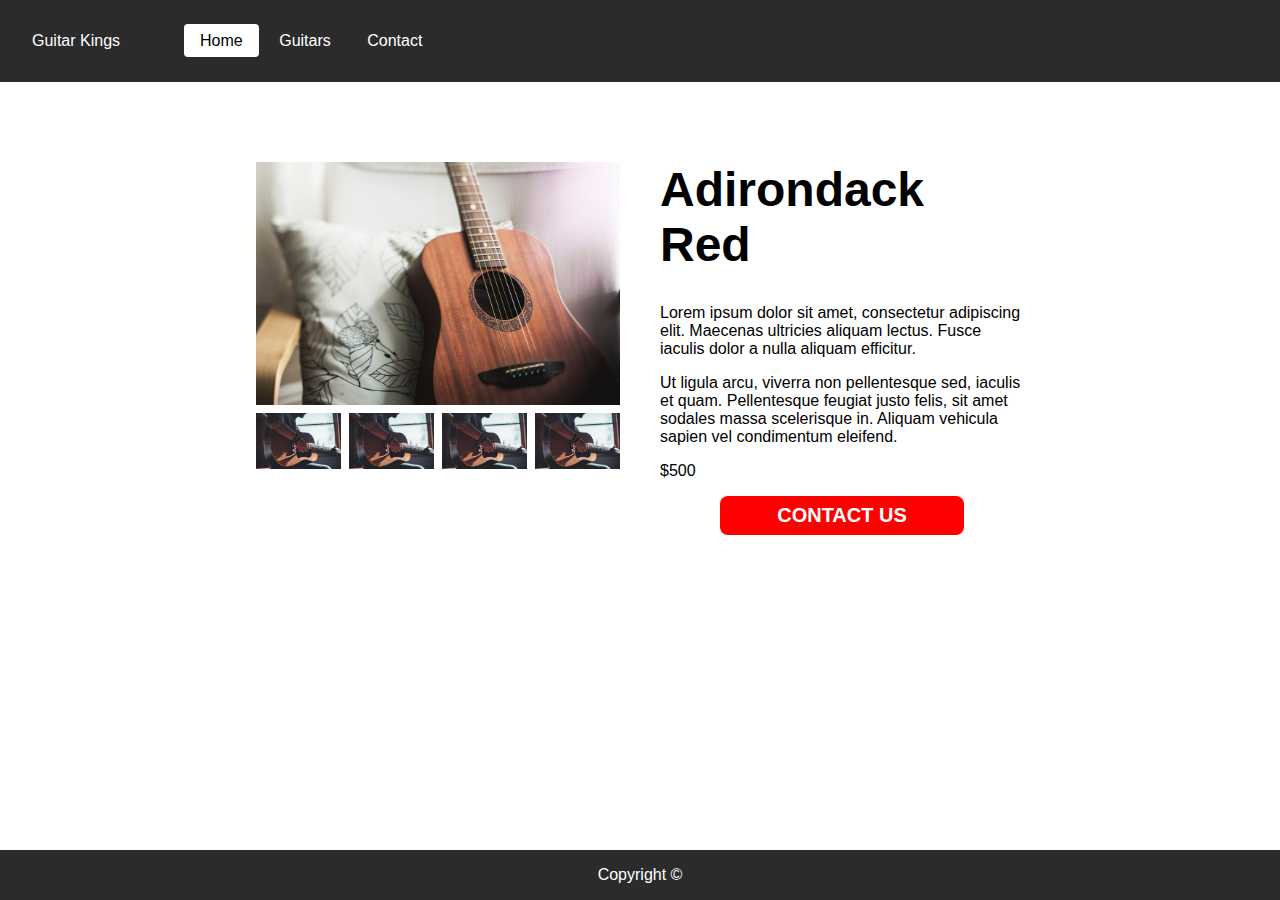
<file: adirondack-red.html>
<!DOCTYPE html>
<html lang="en">
<head>
    <meta charset="UTF-8">
    <meta http-equiv="X-UA-Compatible" content="IE=edge">
    <meta name="viewport" content="width=device-width, initial-scale=1.0">
    <title>Guitars</title>
    <link href="css/styles.css" rel="stylesheet">
</head>
<body>
    <header>
        <a href="index.html">Guitar Kings</a>
        <input type="checkbox" id="hamburger"/>
        <label for="hamburger"><i class="fas fa-bars"></i></label>
        <nav>
            <ul>
                <li><a href="index.html" class="active">Home</a></li>
                <li><a href="guitars.html">Guitars</a></li>
                <li><a href="contact.html">Contact</a></li>
            </ul>
        </nav>
    </header>
    <main class="product-specific">
        <section>
            <div><img src="/images/product.jpg" class="product__img"></div> 
            <div class="product__thumbnails">
                <div><img src="/images/product-specific.jpg" class="product__img"></div>
                <div><img src="/images/product-specific.jpg" class="product__img"></div>
                <div><img src="/images/product-specific.jpg" class="product__img"></div>
                <div><img src="/images/product-specific.jpg" class="product__img"></div>
            </div>
        </section>
        <section>
            <h1>Adirondack Red</h1>
            <p>Lorem ipsum dolor sit amet, consectetur adipiscing elit. Maecenas ultricies aliquam lectus. Fusce iaculis dolor a nulla aliquam efficitur.</p>
            <p>Ut ligula arcu, viverra non pellentesque sed, iaculis et quam. Pellentesque feugiat justo felis, sit amet sodales massa scelerisque in. Aliquam vehicula sapien vel condimentum eleifend.</p>
            <p>$500</p>
            <a href="/contact.html" class="cta">Contact Us</a>
        </section>
    </main>
    <footer>
        Copyright &copy;
    </footer>
</body>
</html>
</file>
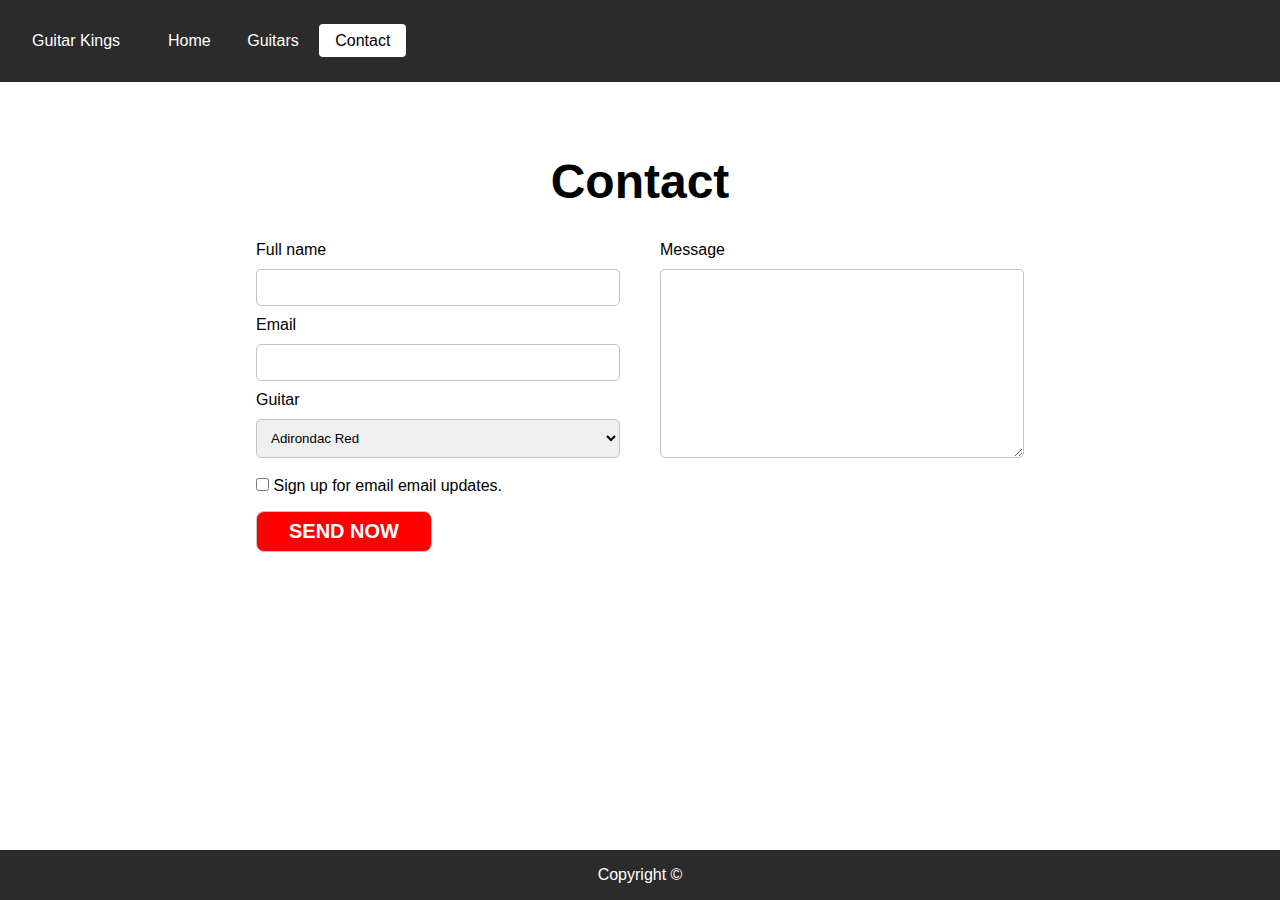
<file: contact.html>
<!DOCTYPE html>
<html lang="en">
<head>
    <meta charset="UTF-8">
    <meta http-equiv="X-UA-Compatible" content="IE=edge">
    <meta name="viewport" content="width=device-width, initial-scale=1.0">
    <title>Contact</title>
    <link href="css/styles.css" rel="stylesheet">
</head>
<body>
    <header>
        <a href="index.html">Guitar Kings</a>
        <nav>
            <ul>
                <li><a href="index.html">Home</a></li>
                <li><a href="guitars.html">Guitars</a></li>
                <li><a href="contact.html" class="active">Contact</a></li>
            </ul>
        </nav>
    </header>
    <main class="contact">
        <section>
            <h1>Contact</h1>
        </section>
        <section>
            <form method="GET">
                <div class="form-wrapper">
                    <section id="contact">
                        <label for="name">Full name</label>
                        <input type="text" name="name" id="name" />
                        <label for="email">Email </label>
                        <input type="text" name="email" id="email" />
                        <label for="guitar">Guitar</label>
                        <select name="guitar" id="guitar">
                            <option value="Adirondack Red">Adirondac Red</option>
                            <option value="Adirondack Green">Adirondac Green</option>
                            <option value="Adirondack Yellow">Adirondac Yellow</option>
                            <option value="Adirondack Blue">Adirondac Blue</option>
                        </select>
                    </section>
                    <section>
                        <label for="message">Message</label>
                        <textarea name="message" id="message"></textarea>
                    </section>
                </div>
                <div>
                    <input type="checkbox" name="email-updates" id="email-updates" />
                    <label for="email-updates">Sign up for email email updates.</label>
                </div>
                <input type="submit" id="submit" value="Send now" class="cta">
            </form>
        </section>
    </main>
    <footer>
        Copyright &copy;
    </footer>
</body>
</html>
</file>
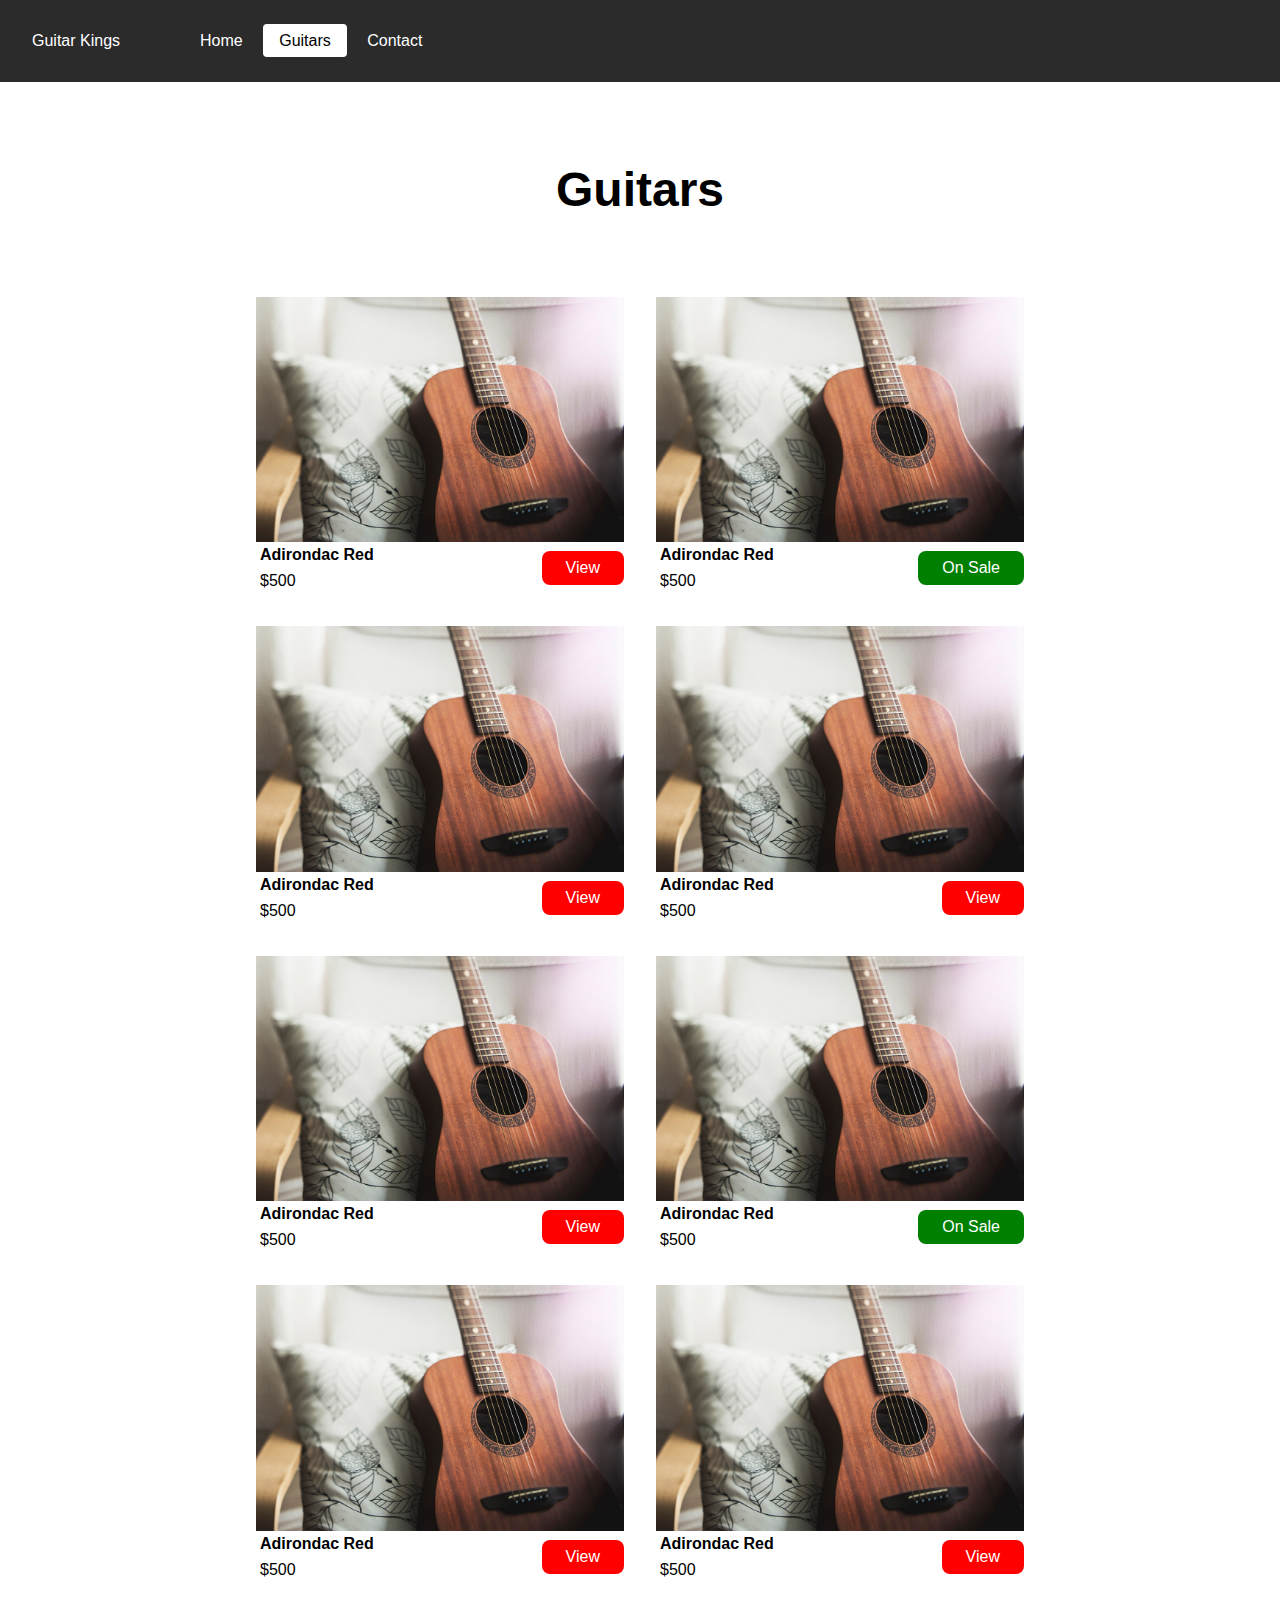
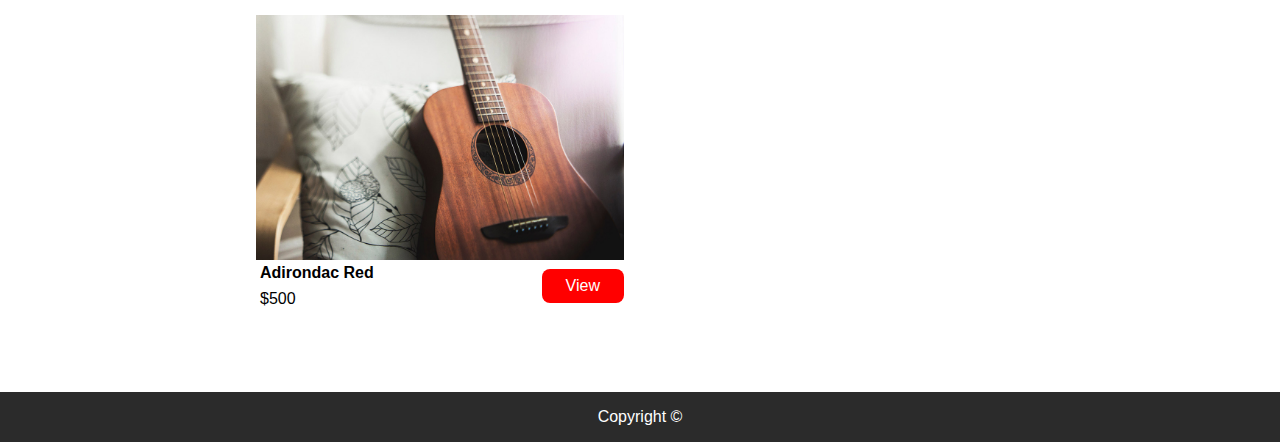
<file: guitars.html>
<!DOCTYPE html>
<html lang="en">
<head>
    <meta charset="UTF-8">
    <meta http-equiv="X-UA-Compatible" content="IE=edge">
    <meta name="viewport" content="width=device-width, initial-scale=1.0">
    <title>Guitars</title>
    <link href="css/styles.css" rel="stylesheet">
</head>
<body>
    <header>
        <a href="index.html">Guitar Kings</a>
        <input type="checkbox" id="hamburger"/>
        <label for="hamburger"><i class="fas fa-bars"></i></label>
        <nav>
            <ul>
                <li><a href="index.html">Home</a></li>
                <li><a href="guitars.html" class="active">Guitars</a></li>
                <li><a href="contact.html">Contact</a></li>
            </ul>
        </nav>
    </header>
    <main class="guitars">
        <h1>Guitars</h1>
        <section class="product-list">
            <div class="products">
                <img src="/images/product.jpg" alt="Adirondack Red" />
                <h2>Adirondac Red</h2>
                <p>$500</p>
                <a href="/adirondack-red.html" class="cta-small">View</a>
            </div>
            <div class="products">
                <img src="/images/product.jpg" alt="Adirondack Red" />
                <h2>Adirondac Red</h2>
                <p>$500</p>
                <a href="/adirondack-red.html" class="cta-small sale">On Sale</a>
            </div>
            <div class="products">
                <img src="/images/product.jpg" alt="Adirondack Red" />
                <h2>Adirondac Red</h2>
                <p>$500</p>
                <a href="/adirondack-red.html" class="cta-small">View</a>
            </div>
            <div class="products">
                <img src="/images/product.jpg" alt="Adirondack Red" />
                <h2>Adirondac Red</h2>
                <p>$500</p>
                <a href="/adirondack-red.html" class="cta-small">View</a>
            </div>
            <div class="products">
                <img src="/images/product.jpg" alt="Adirondack Red" />
                <h2>Adirondac Red</h2>
                 <p>$500</p>
                <a href="/adirondack-red.html" class="cta-small">View</a>
            </div>
            <div class="products">
                <img src="/images/product.jpg" alt="Adirondack Red" />
                 <h2>Adirondac Red</h2>
                <p>$500</p>
                <a href="/adirondack-red.html" class="cta-small sale">On Sale</a>
            </div>
            <div class="products">
                <img src="/images/product.jpg" alt="Adirondack Red" />
                <h2>Adirondac Red</h2>
                <p>$500</p>
                <a href="/adirondack-red.html" class="cta-small">View</a>
            </div>
            <div class="products">
                <img src="/images/product.jpg" alt="Adirondack Red" />
                <h2>Adirondac Red</h2>
                <p>$500</p>
                <a href="/adirondack-red.html" class="cta-small">View</a>
            </div>
            <div class="products">
                <img src="/images/product.jpg" alt="Adirondack Red" />
                <h2>Adirondac Red</h2>
                <p>$500</p>
                <a href="/adirondack-red.html" class="cta-small">View</a>
            </div>
        </section>
    </main>
    <footer>
        Copyright &copy;
    </footer>
</body>
</html>
</file>
<file: css/styles.css>
@font-face {
    font-family: 'calistoga';
    src: url('https://fonts.gstatic.com/s/calistoga/v1/6NUU8F2OJg6MeR7l4e0fs8wB.woff2')
}


/*Header*/


header {
    display: grid;
    justify-content: start;
    grid-template-columns: auto auto auto;
    color: #fff;
    background-color: rgb(43, 43, 43);
    padding: 16px 32px 16px;
    align-items: center;
    gap: 32px;
    position: relative;
}

nav li {
    display: inline-block;
}

nav a {
    border-radius: 4px;
    padding: 8px 16px;
}

header a {
    color: #fff;
    border-radius: 4px;
 }

nav a.active {
    background-color: #fff;
    color: #000;
}

a {
    text-decoration: none;
}

nav ul {
    display: inline-block;
    padding: 0;
}

#hamburger{
    display: none;
}

label:hover[for="hamburger"] {
    cursor: pointer;
}


/*Footer*/


footer {
    background-color: rgb(43, 43, 43);
    color: #fff;
    padding: 16px;
    text-align: center;
}


/*GLOBAL*/


.products {
    display: grid;
    grid-template-columns: 1fr auto;
    align-items: center;
}

.products h2,
.products h3,
.products p {
    grid-column: 1;
    margin: 4px;
    font-size: 1em;
}

.featured {
    display: grid;
    grid-template-columns: repeat(auto-fit, minmax(16rem, 1fr));
    max-width: 60%;
    margin: 40px auto 80px;
    grid-gap: 16px;
}

.cta {
    padding: 8px 32px;
    border-radius: 8px;
    color: #fff;
    background-color: red;
    text-transform: uppercase;
    font-size: 20px;
    font-weight: bold;
}

.cta-small {
    padding: 8px 24px;
    background-color: red;
    border-radius: 8px;
    grid-row: 2/4;
    grid-column: 2;
    color: #fff;
}

.sale {
    background-color: green;
}

.product-list {
    display: grid;
    grid-template-columns: repeat(auto-fit, minmax(16rem, 1fr));
    gap: 32px;
}

body {
    background-color: white;
    font-family: Arial, Helvetica, sans-serif;
    margin: 0;
    display: grid;
    grid-template-rows: auto 1fr auto;
    min-height: 100vh;
}

h1 {
    font-size: 48px;
}

img {
    width: 100%;
}

/*Homepage*/


section.hero {
    background-image: url(../images/home-header.jpg);
    width: 100%;
    min-height: 600px;
    background-repeat: no-repeat;
    background-size: cover;
    position: relative;
    display: flex;
}

section.hero div {
    text-align: center;
    position: absolute;
    top: 10%;
    left: 10%;
}

section#info {
    display: flex;
    max-width: 60%;
    margin: 40px auto;
    justify-content: space-around;
    gap: 16px;
}

section#info img[alt="Hand Strumming Guitar"] {
    border-radius: 60px;
}

section#info div {
    flex: 1;
}

.home section:nth-of-type(2n+3) {
    background-color: rgb(218, 218, 218);
}

#reviews {
    padding-top: 40px;
    padding-bottom: 40px;
}

.reviews__content {
    display: flex;
    flex-direction: row;
    max-width: 60%;
    margin: auto;
    gap: 80px;
}

div.reviews__content div span {
    display: block;
}

section#reviews h2 {
    text-align: center;
}

section#reviews img {
    max-width: 80px;
    border-radius: 50%;
    float: right;
}

span {
    margin-top: 16px;
}

.featured h2 {
    grid-column: -1/1;
}

/*Guitars*/


main.guitars {
    max-width: 60%;
    margin: 0px auto 80px auto;
}

main.guitars h1 {
    text-align: center;
    margin: 80px;
}


/*Contact*/


main.contact {
    width: 60%;
    margin: 40px auto 80px;
}

main.contact h1 {
    text-align: center;
}

.form-wrapper {
    display: flex;
    gap: 40px;
}

.form-wrapper > * {
    flex: 1;
    display: flex;
    flex-direction: column;
}

input,
select,
textarea {
    border: 1px solid #c4c4c4;
    border-radius: 5px;
    margin: 10px 0;
    padding: 10px;
}

textarea {
    height: 100%;
}

/*Product Specific*/


.product-specific .cta {
    display: block;
    width: 180px;
    text-align: center;
    margin: auto;
}

.product-specific {
    display: flex;
    max-width: 60%;
    margin: 80px auto;
    gap: 40px;
}

.product-specific > * {
    flex: 1;
}

.product__thumbnails {
    display: flex;
    gap: 8px;
    margin-top: 4px;
}

.product__thumbnails > * {
    flex: 1;
}

.product-specific h1 {
    margin-top: 0;
}

.products img {
    grid-column: -1/1;
}


/*Media Queries*/

@media (max-width: 600px) {

    nav {
        display: none;
    }
    
    nav li {
        text-align: center;
        display: block;
        margin: 16px 0;
    }

    #hamburger:checked ~ nav {
        display: block;
    }

    section#info {
        max-width: 80%;
        flex-direction: column;
    }

    .reviews__content {
        max-width: 80%;
        flex-direction: column;
        gap: 32px;
    }

    section#reviews div.review__img {
        text-align: center;
    }

    section#reviews img {
        float: none;
    }

    main.guitars {
        max-width: 80%;
        margin: 0px auto 80px auto;
    }

    .form-wrapper{
        flex-direction: column;
        gap: 8px;
    }

    textarea {
        padding: 80px;
    }
}
</file>
